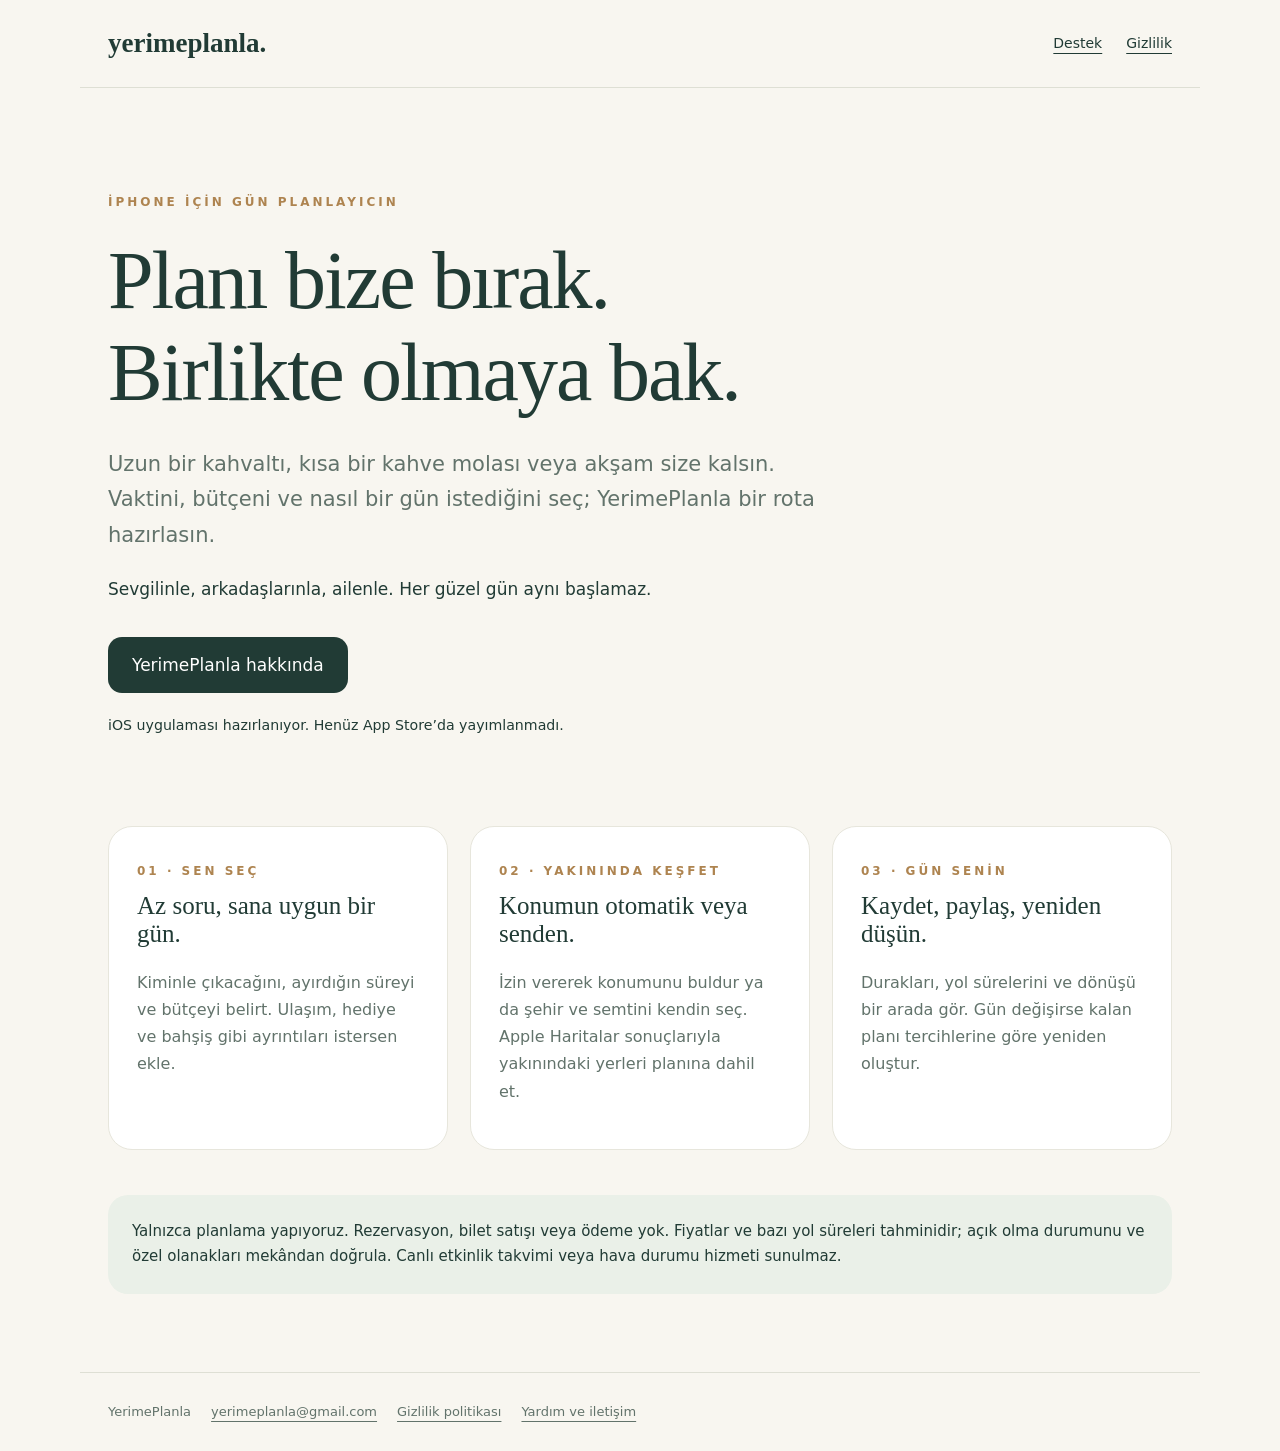
<file: index.html>
<!doctype html>
<html lang="tr"><head><meta charset="utf-8"><meta name="viewport" content="width=device-width,initial-scale=1"><title>YerimePlanla — Birlikte güzel bir gün</title><meta name="description" content="Vaktine, bütçene ve tercihlerine göre sevgilinle, arkadaşlarınla veya ailenle bir gün planla."><link rel="stylesheet" href="style.css"></head><body>
<header><a class="brand" href="index.html">yerimeplanla.</a><nav aria-label="Ana menü"><a href="support.html">Destek</a><a href="privacy.html">Gizlilik</a></nav></header>
<main><section class="hero"><span class="eyebrow">iPhone için gün planlayıcın</span><h1>Planı bize bırak.<br>Birlikte olmaya bak.</h1><p class="lead">Uzun bir kahvaltı, kısa bir kahve molası veya akşam size kalsın. Vaktini, bütçeni ve nasıl bir gün istediğini seç; YerimePlanla bir rota hazırlasın.</p><p>Sevgilinle, arkadaşlarınla, ailenle. Her güzel gün aynı başlamaz.</p><a class="button" href="support.html">YerimePlanla hakkında</a><p><small>iOS uygulaması hazırlanıyor. Henüz App Store’da yayımlanmadı.</small></p></section>
<section class="cards" aria-label="Nasıl çalışır"><article class="card"><span class="eyebrow">01 · Sen seç</span><h2>Az soru, sana uygun bir gün.</h2><p>Kiminle çıkacağını, ayırdığın süreyi ve bütçeyi belirt. Ulaşım, hediye ve bahşiş gibi ayrıntıları istersen ekle.</p></article><article class="card"><span class="eyebrow">02 · Yakınında keşfet</span><h2>Konumun otomatik veya senden.</h2><p>İzin vererek konumunu buldur ya da şehir ve semtini kendin seç. Apple Haritalar sonuçlarıyla yakınındaki yerleri planına dahil et.</p></article><article class="card"><span class="eyebrow">03 · Gün senin</span><h2>Kaydet, paylaş, yeniden düşün.</h2><p>Durakları, yol sürelerini ve dönüşü bir arada gör. Gün değişirse kalan planı tercihlerine göre yeniden oluştur.</p></article></section>
<aside class="note">Yalnızca planlama yapıyoruz. Rezervasyon, bilet satışı veya ödeme yok. Fiyatlar ve bazı yol süreleri tahminidir; açık olma durumunu ve özel olanakları mekândan doğrula. Canlı etkinlik takvimi veya hava durumu hizmeti sunulmaz.</aside></main>
<footer><span>YerimePlanla</span><a href="mailto:yerimeplanla@gmail.com">yerimeplanla@gmail.com</a><a href="privacy.html">Gizlilik politikası</a><a href="support.html">Yardım ve iletişim</a></footer></body></html>
</file>
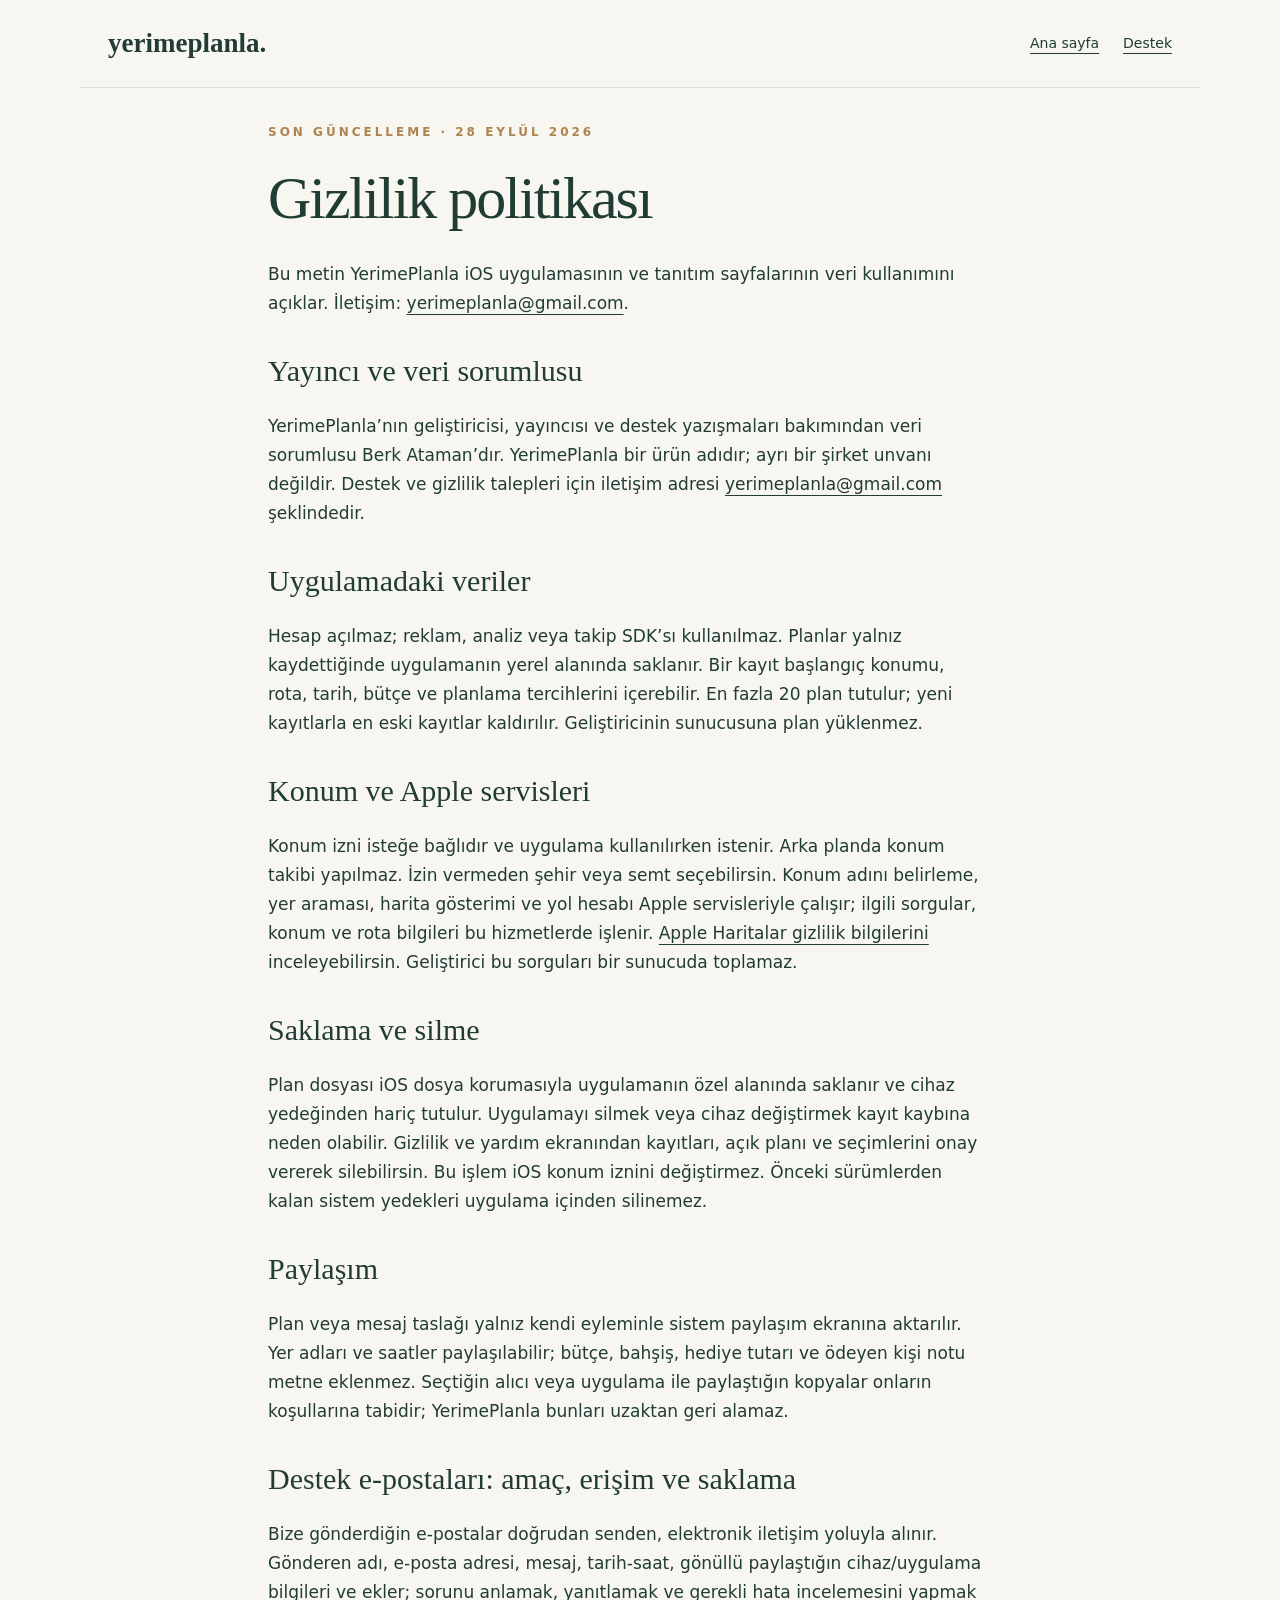
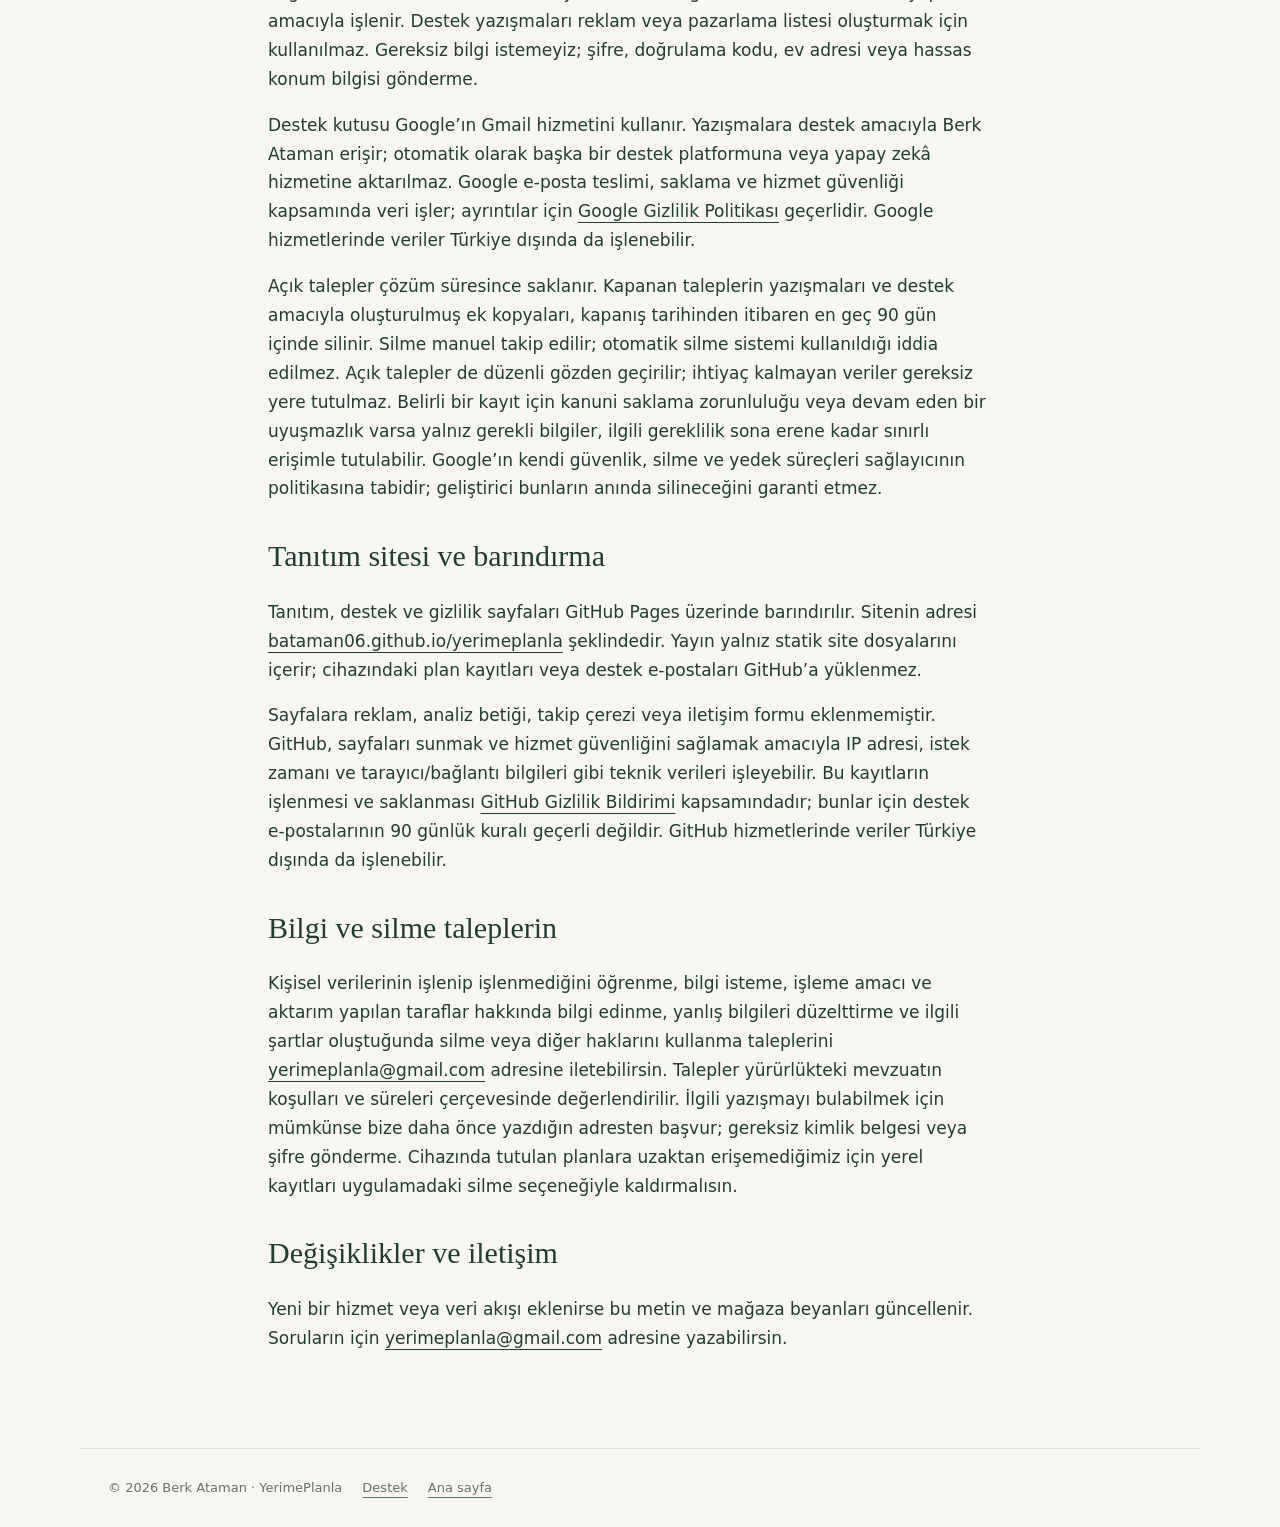
<file: privacy.html>
<!doctype html>
<html lang="tr"><head><meta charset="utf-8"><meta name="viewport" content="width=device-width,initial-scale=1"><title>Gizlilik politikası — YerimePlanla</title><link rel="stylesheet" href="style.css"></head><body>
<header><a class="brand" href="index.html">yerimeplanla.</a><nav aria-label="Ana menü"><a href="index.html">Ana sayfa</a><a href="support.html">Destek</a></nav></header>
<main class="document"><span class="eyebrow">Son güncelleme · 28 Eylül 2026</span><h1>Gizlilik politikası</h1><p>Bu metin YerimePlanla iOS uygulamasının ve tanıtım sayfalarının veri kullanımını açıklar. İletişim: <a href="mailto:yerimeplanla@gmail.com">yerimeplanla@gmail.com</a>.</p>
<h2>Yayıncı ve veri sorumlusu</h2><p>YerimePlanla’nın geliştiricisi, yayıncısı ve destek yazışmaları bakımından veri sorumlusu Berk Ataman’dır. YerimePlanla bir ürün adıdır; ayrı bir şirket unvanı değildir. Destek ve gizlilik talepleri için iletişim adresi <a href="mailto:yerimeplanla@gmail.com">yerimeplanla@gmail.com</a> şeklindedir.</p>
<h2>Uygulamadaki veriler</h2><p>Hesap açılmaz; reklam, analiz veya takip SDK’sı kullanılmaz. Planlar yalnız kaydettiğinde uygulamanın yerel alanında saklanır. Bir kayıt başlangıç konumu, rota, tarih, bütçe ve planlama tercihlerini içerebilir. En fazla 20 plan tutulur; yeni kayıtlarla en eski kayıtlar kaldırılır. Geliştiricinin sunucusuna plan yüklenmez.</p>
<h2>Konum ve Apple servisleri</h2><p>Konum izni isteğe bağlıdır ve uygulama kullanılırken istenir. Arka planda konum takibi yapılmaz. İzin vermeden şehir veya semt seçebilirsin. Konum adını belirleme, yer araması, harita gösterimi ve yol hesabı Apple servisleriyle çalışır; ilgili sorgular, konum ve rota bilgileri bu hizmetlerde işlenir. <a href="https://www.apple.com/legal/privacy/data/en/apple-maps/">Apple Haritalar gizlilik bilgilerini</a> inceleyebilirsin. Geliştirici bu sorguları bir sunucuda toplamaz.</p>
<h2>Saklama ve silme</h2><p>Plan dosyası iOS dosya korumasıyla uygulamanın özel alanında saklanır ve cihaz yedeğinden hariç tutulur. Uygulamayı silmek veya cihaz değiştirmek kayıt kaybına neden olabilir. Gizlilik ve yardım ekranından kayıtları, açık planı ve seçimlerini onay vererek silebilirsin. Bu işlem iOS konum iznini değiştirmez. Önceki sürümlerden kalan sistem yedekleri uygulama içinden silinemez.</p>
<h2>Paylaşım</h2><p>Plan veya mesaj taslağı yalnız kendi eyleminle sistem paylaşım ekranına aktarılır. Yer adları ve saatler paylaşılabilir; bütçe, bahşiş, hediye tutarı ve ödeyen kişi notu metne eklenmez. Seçtiğin alıcı veya uygulama ile paylaştığın kopyalar onların koşullarına tabidir; YerimePlanla bunları uzaktan geri alamaz.</p>
<h2>Destek e-postaları: amaç, erişim ve saklama</h2><p>Bize gönderdiğin e-postalar doğrudan senden, elektronik iletişim yoluyla alınır. Gönderen adı, e-posta adresi, mesaj, tarih-saat, gönüllü paylaştığın cihaz/uygulama bilgileri ve ekler; sorunu anlamak, yanıtlamak ve gerekli hata incelemesini yapmak amacıyla işlenir. Destek yazışmaları reklam veya pazarlama listesi oluşturmak için kullanılmaz. Gereksiz bilgi istemeyiz; şifre, doğrulama kodu, ev adresi veya hassas konum bilgisi gönderme.</p><p>Destek kutusu Google’ın Gmail hizmetini kullanır. Yazışmalara destek amacıyla Berk Ataman erişir; otomatik olarak başka bir destek platformuna veya yapay zekâ hizmetine aktarılmaz. Google e-posta teslimi, saklama ve hizmet güvenliği kapsamında veri işler; ayrıntılar için <a href="https://policies.google.com/privacy?hl=tr">Google Gizlilik Politikası</a> geçerlidir. Google hizmetlerinde veriler Türkiye dışında da işlenebilir.</p><p>Açık talepler çözüm süresince saklanır. Kapanan taleplerin yazışmaları ve destek amacıyla oluşturulmuş ek kopyaları, kapanış tarihinden itibaren en geç 90 gün içinde silinir. Silme manuel takip edilir; otomatik silme sistemi kullanıldığı iddia edilmez. Açık talepler de düzenli gözden geçirilir; ihtiyaç kalmayan veriler gereksiz yere tutulmaz. Belirli bir kayıt için kanuni saklama zorunluluğu veya devam eden bir uyuşmazlık varsa yalnız gerekli bilgiler, ilgili gereklilik sona erene kadar sınırlı erişimle tutulabilir. Google’ın kendi güvenlik, silme ve yedek süreçleri sağlayıcının politikasına tabidir; geliştirici bunların anında silineceğini garanti etmez.</p>
<h2>Tanıtım sitesi ve barındırma</h2><p>Tanıtım, destek ve gizlilik sayfaları GitHub Pages üzerinde barındırılır. Sitenin adresi <a href="https://bataman06.github.io/yerimeplanla/">bataman06.github.io/yerimeplanla</a> şeklindedir. Yayın yalnız statik site dosyalarını içerir; cihazındaki plan kayıtları veya destek e-postaları GitHub’a yüklenmez.</p><p>Sayfalara reklam, analiz betiği, takip çerezi veya iletişim formu eklenmemiştir. GitHub, sayfaları sunmak ve hizmet güvenliğini sağlamak amacıyla IP adresi, istek zamanı ve tarayıcı/bağlantı bilgileri gibi teknik verileri işleyebilir. Bu kayıtların işlenmesi ve saklanması <a href="https://docs.github.com/en/site-policy/privacy-policies/github-general-privacy-statement">GitHub Gizlilik Bildirimi</a> kapsamındadır; bunlar için destek e-postalarının 90 günlük kuralı geçerli değildir. GitHub hizmetlerinde veriler Türkiye dışında da işlenebilir.</p>
<h2>Bilgi ve silme taleplerin</h2><p>Kişisel verilerinin işlenip işlenmediğini öğrenme, bilgi isteme, işleme amacı ve aktarım yapılan taraflar hakkında bilgi edinme, yanlış bilgileri düzelttirme ve ilgili şartlar oluştuğunda silme veya diğer haklarını kullanma taleplerini <a href="mailto:yerimeplanla@gmail.com">yerimeplanla@gmail.com</a> adresine iletebilirsin. Talepler yürürlükteki mevzuatın koşulları ve süreleri çerçevesinde değerlendirilir. İlgili yazışmayı bulabilmek için mümkünse bize daha önce yazdığın adresten başvur; gereksiz kimlik belgesi veya şifre gönderme. Cihazında tutulan planlara uzaktan erişemediğimiz için yerel kayıtları uygulamadaki silme seçeneğiyle kaldırmalısın.</p>
<h2>Değişiklikler ve iletişim</h2><p>Yeni bir hizmet veya veri akışı eklenirse bu metin ve mağaza beyanları güncellenir. Soruların için <a href="mailto:yerimeplanla@gmail.com">yerimeplanla@gmail.com</a> adresine yazabilirsin.</p></main>
<footer><span>© 2026 Berk Ataman · YerimePlanla</span><a href="support.html">Destek</a><a href="index.html">Ana sayfa</a></footer></body></html>
</file>
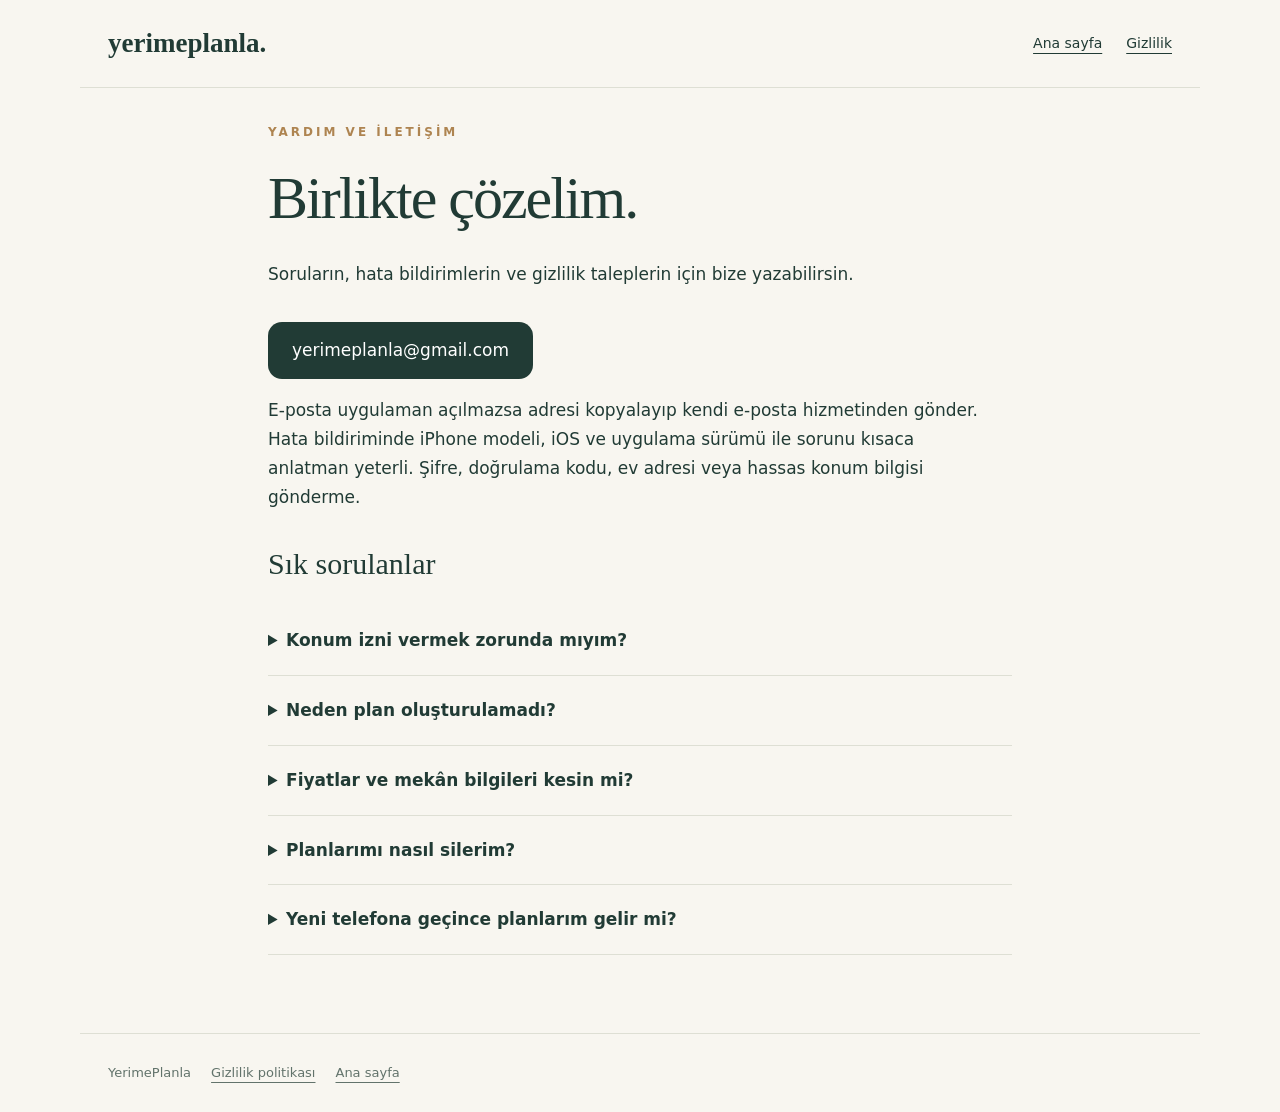
<file: support.html>
<!doctype html>
<html lang="tr"><head><meta charset="utf-8"><meta name="viewport" content="width=device-width,initial-scale=1"><title>Destek — YerimePlanla</title><link rel="stylesheet" href="style.css"></head><body>
<header><a class="brand" href="index.html">yerimeplanla.</a><nav aria-label="Ana menü"><a href="index.html">Ana sayfa</a><a href="privacy.html">Gizlilik</a></nav></header>
<main class="document"><span class="eyebrow">Yardım ve iletişim</span><h1>Birlikte çözelim.</h1><p>Soruların, hata bildirimlerin ve gizlilik taleplerin için bize yazabilirsin.</p><a class="button" href="mailto:yerimeplanla@gmail.com">yerimeplanla@gmail.com</a><p>E-posta uygulaman açılmazsa adresi kopyalayıp kendi e-posta hizmetinden gönder. Hata bildiriminde iPhone modeli, iOS ve uygulama sürümü ile sorunu kısaca anlatman yeterli. Şifre, doğrulama kodu, ev adresi veya hassas konum bilgisi gönderme.</p>
<h2>Sık sorulanlar</h2><details><summary>Konum izni vermek zorunda mıyım?</summary><p>Hayır. Ana ekrandaki konum alanından şehir veya semt seçebilirsin. İzni iPhone Ayarlar uygulamasından değiştirebilirsin.</p></details><details><summary>Neden plan oluşturulamadı?</summary><p>İnternet bağlantını kontrol et. Yakın bir semt, farklı aktiviteler, daha uzun süre veya daha yüksek bütçe deneyebilirsin. Canlı yer araması Apple Haritalar hizmetine bağlıdır.</p></details><details><summary>Fiyatlar ve mekân bilgileri kesin mi?</summary><p>Hayır. Bütçe tutarları planlama tahminidir; menü fiyatlarını, açılış saatlerini ve dart gibi özel olanakları mekândan doğrula. Uygulama rezervasyon veya bilet alımı yapmaz.</p></details><details><summary>Planlarımı nasıl silerim?</summary><p>Uygulamadaki Gizlilik ve yardım ekranında “Tüm planları ve seçimleri sil” seçeneğini kullan. Kayıtlar cihazında tutulduğundan bunları destek ekibi uzaktan silemez. Daha önce başka uygulamalarla paylaştığın kopyalar ayrıca silinmelidir.</p></details><details><summary>Yeni telefona geçince planlarım gelir mi?</summary><p>Hesap veya bulut eşitleme yoktur. Plan dosyası cihaz yedeğinden hariç tutulur; uygulamayı silerken veya cihaz değiştirirken kayıtlarını kaybedebilirsin.</p></details></main>
<footer><span>YerimePlanla</span><a href="privacy.html">Gizlilik politikası</a><a href="index.html">Ana sayfa</a></footer></body></html>
</file>
<file: style.css>
:root{color-scheme:light;--ink:#213b35;--paper:#f8f6f0;--muted:#62736b;--gold:#ae8450}*{box-sizing:border-box}body{margin:0;background:var(--paper);color:var(--ink);font:17px/1.7 system-ui,-apple-system,sans-serif}a{color:inherit;text-underline-offset:5px}a:focus-visible{outline:3px solid var(--gold);outline-offset:6px}header,main,footer{max-width:1120px;margin:auto;padding:28px}header{display:flex;justify-content:space-between;align-items:center;gap:24px;border-bottom:1px solid #dedfd4}.brand{font:600 27px Georgia,serif;text-decoration:none}nav{display:flex;gap:24px;flex-wrap:wrap;font-size:14px}h1,h2{font-family:Georgia,serif;line-height:1.12;font-weight:400}h1{font-size:clamp(42px,7vw,82px);letter-spacing:-2px;margin:20px 0 28px}h2{font-size:30px;margin-top:36px}p{max-width:720px}.eyebrow{text-transform:uppercase;letter-spacing:3px;font-size:12px;color:var(--gold);font-weight:600}.hero{padding:70px 0;max-width:830px}.lead{font-size:21px;color:var(--muted)}.button{display:inline-block;padding:14px 24px;border-radius:14px;background:var(--ink);color:white;text-decoration:none;margin-top:16px}.cards{display:grid;grid-template-columns:repeat(3,1fr);gap:22px}.card{padding:28px;background:white;border:1px solid #e7e6dc;border-radius:24px}.card h2{font-size:25px;margin-top:8px}.card p{font-size:16px;color:var(--muted)}.note{margin-top:45px;padding:24px;border-radius:20px;background:#eaf0e8;font-size:15px}.document{max-width:800px}.document h1{font-size:clamp(38px,6vw,60px)}footer{margin-top:50px;border-top:1px solid #dedfd4;font-size:13px;color:var(--muted);display:flex;gap:20px;flex-wrap:wrap}details{padding:20px 0;border-bottom:1px solid #dedfd4}summary{cursor:pointer;font-weight:600}@media(max-width:700px){header{align-items:flex-start;flex-direction:column;gap:14px}.hero{padding:42px 0}.cards{grid-template-columns:1fr}header,main,footer{padding:22px}.lead{font-size:19px}h1{letter-spacing:-1px}}
</file>
